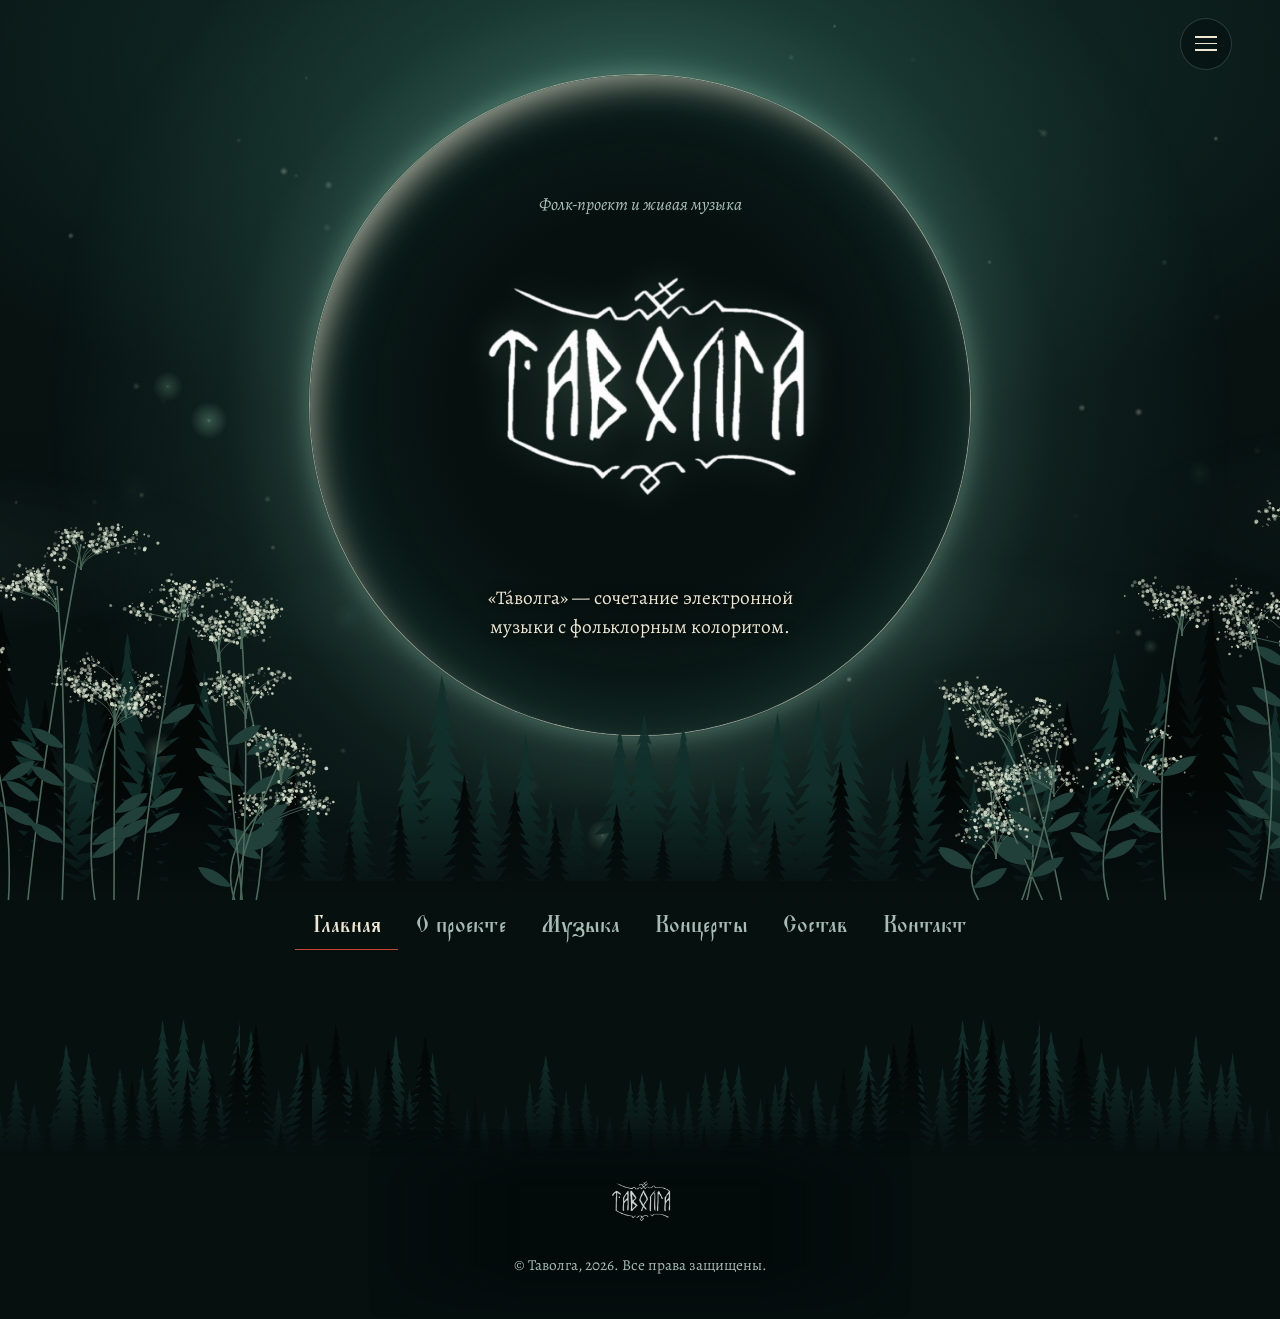
<file: index.html>
<!DOCTYPE html>
<html lang="ru">
<head>
  <meta charset="UTF-8" />
  <meta name="viewport" content="width=device-width, initial-scale=1.0, viewport-fit=cover" />
  <meta name="theme-color" content="#06100f" />
  <meta name="google-site-verification" content="nMhPbefNcqRunoCeZrwEQFpO7t5rZKlky9ny-DaWzwU" />
  <meta name="description" content="Таволга — фолк-проект, соединяющий электронную музыку и фольклорное наследие." />
  <title>ТАВОЛГА — Фолк-проект</title>
  <link rel="preconnect" href="https://fonts.googleapis.com" />
  <link rel="preconnect" href="https://fonts.gstatic.com" crossorigin />
  <link href="https://fonts.googleapis.com/css2?family=Alegreya:ital,wght@0,400;0,500;1,400&family=Ponomar&display=swap" rel="stylesheet" />
  <link rel="stylesheet" href="style.css?v=2" />
  <script>document.documentElement.classList.add('js')</script>
</head>
<body>
  <canvas id="bg-canvas" aria-hidden="true"></canvas>
  <div class="fog" aria-hidden="true"></div>

  <!-- NAV -->
  <nav class="topbar topbar--home">
    <a href="index.html" class="logo-link">
      <img src="images/cbird_result_64fcea8e6c0a11f1b4a2062592aad52e.png" alt="Логотип группы Таволга" class="logo-img" width="1168" height="896">
    </a>
    <ul class="nav-links-desktop">
      <li><a href="index.html" class="active">Главная</a></li>
      <li><a href="about.html">О проекте</a></li>
      <li><a href="music.html">Музыка</a></li>
      <li><a href="concerts.html">Концерты</a></li>
      <li><a href="band.html">Состав</a></li>
      <li><a href="contact.html">Контакт</a></li>
    </ul>
    <button class="nav-toggle" id="navToggle" aria-label="Открыть меню" aria-expanded="false">
      <span></span><span></span><span></span>
    </button>
  </nav>

  <ul class="nav-links-mobile" id="navLinks">
    <li><a href="index.html" class="active">Главная</a></li>
    <li><a href="about.html">О проекте</a></li>
    <li><a href="music.html">Музыка</a></li>
    <li><a href="concerts.html">Концерты</a></li>
    <li><a href="band.html">Состав</a></li>
    <li><a href="contact.html">Контакт</a></li>
  </ul>

<section id="hero">
    <div class="moon" aria-hidden="true"></div>
    <div class="forest forest--hero" aria-hidden="true"></div>
    <div class="meadow meadow--left" aria-hidden="true"></div>
    <div class="meadow meadow--right" aria-hidden="true"></div>

    <div class="hero-content">
      <p class="hero-eyebrow">Фолк-проект и живая музыка</p>
      <h1 class="hero-title">
        <img src="images/cbird_result_64fcea8e6c0a11f1b4a2062592aad52e.png" alt="Таволга" class="hero-logo-big" width="1168" height="896">
      </h1>
      <p class="hero-sub">«Та́волга» — сочетание электронной музыки с фольклорным колоритом.</p>
    </div>
  </section>

   <!-- ══════════ ПЕРЕХОДЫ ПО САЙТУ ══════════ -->

  <nav class="page-links-wrap" aria-label="Разделы сайта">
    <div class="page-links">
        <a href="index.html" class="contact-link active">Главная</a>
        <a href="about.html" class="contact-link">О проекте</a>
        <a href="music.html" class="contact-link">Музыка</a>
        <a href="concerts.html" class="contact-link">Концерты</a>
        <a href="band.html" class="contact-link">Состав</a>
        <a href="contact.html" class="contact-link">Контакт</a>
      </div>
  </nav>

   <!-- ══════════ FOOTER ══════════ -->

  <footer>
    <div class="forest" aria-hidden="true"></div>
    <img src="images/cbird_result_64fcea8e6c0a11f1b4a2062592aad52e.png" alt="Логотип" class="footer-logo">
    <div class="footer-copy">© Таволга, 2026. Все права защищены.</div>
  </footer>

  <script src="script.js?v=2"></script>
</body>
</html>
</file>
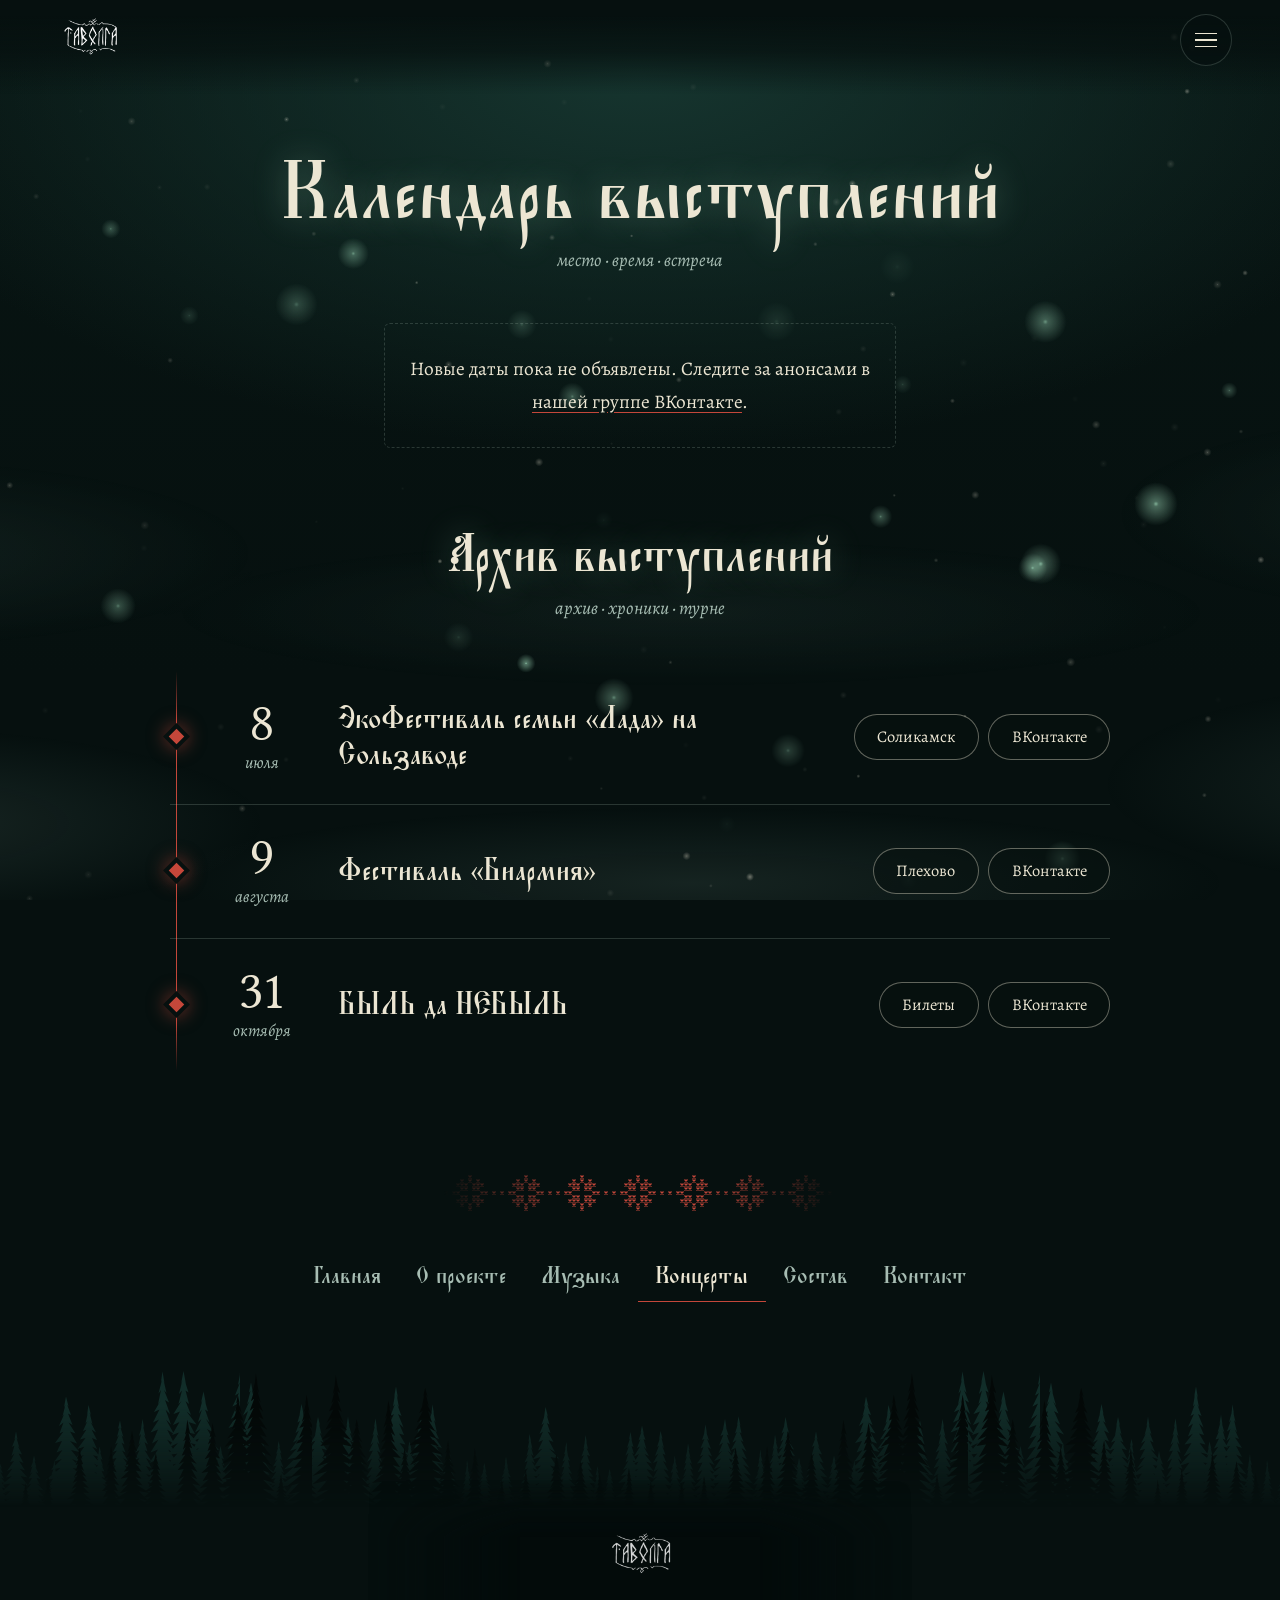
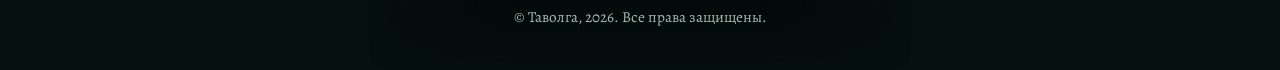
<file: concerts.html>
<!DOCTYPE html>
<html lang="ru">
<head>
  <meta charset="UTF-8" />
  <meta name="viewport" content="width=device-width, initial-scale=1.0, viewport-fit=cover" />
  <meta name="theme-color" content="#06100f" />
  <meta name="description" content="Ближайшие концерты и фестивали фолк-проекта «Таволга»." />
  <title>Концерты — ТАВОЛГА</title>
  <link rel="preconnect" href="https://fonts.googleapis.com" />
  <link rel="preconnect" href="https://fonts.gstatic.com" crossorigin />
  <link href="https://fonts.googleapis.com/css2?family=Alegreya:ital,wght@0,400;0,500;1,400&family=Ponomar&display=swap" rel="stylesheet" />
  <link rel="stylesheet" href="style.css?v=2" />
  <script>document.documentElement.classList.add('js')</script>
</head>
<body>
  <canvas id="bg-canvas" aria-hidden="true"></canvas>
  <div class="fog" aria-hidden="true"></div>

  <!-- NAV -->
  <nav class="topbar">
    <a href="index.html" class="logo-link">
      <img src="images/cbird_result_64fcea8e6c0a11f1b4a2062592aad52e.png" alt="Логотип группы Таволга" class="logo-img" width="1168" height="896">
    </a>
    <ul class="nav-links-desktop">
      <li><a href="index.html">Главная</a></li>
      <li><a href="about.html">О проекте</a></li>
      <li><a href="music.html">Музыка</a></li>
      <li><a href="concerts.html" class="active">Концерты</a></li>
      <li><a href="band.html">Состав</a></li>
      <li><a href="contact.html">Контакт</a></li>
    </ul>
    <button class="nav-toggle" id="navToggle" aria-label="Открыть меню" aria-expanded="false">
      <span></span><span></span><span></span>
    </button>
  </nav>

  <ul class="nav-links-mobile" id="navLinks">
    <li><a href="index.html">Главная</a></li>
    <li><a href="about.html">О проекте</a></li>
    <li><a href="music.html">Музыка</a></li>
    <li><a href="concerts.html" class="active">Концерты</a></li>
    <li><a href="band.html">Состав</a></li>
    <li><a href="contact.html">Контакт</a></li>
  </ul>

  <section id="concerts" class="section-wrap">
    <div class="container">
      
      <div class="mystic-title-wrap reveal reveal-delay-1">
        <h1 class="section-title">Календарь выступлений</h1>
      </div>
      <div class="mystic-sub reveal reveal-delay-1" aria-hidden="true">
        <span>место · время · встреча</span>
        </div>

      <!-- БЛИЖАЙШИЕ КОНЦЕРТЫ -->
      <div class="concert-list" id="upcoming-list">
        <!-- Концерт 1: 8 Июля 2026 (уже прошёл) – будет перемещён в архив -->
        <div class="concert-item reveal" data-date="2026-07-08">
          <div class="concert-date">
            <div class="concert-day">8</div>
            <div class="concert-month">Июля</div>
          </div>
          <div class="concert-info">
            <h3>ЭкоФестиваль семьи «Лада» на Сользаводе</h3>
          </div>
          <div class="concert-actions">
            <a href="https://quicktickets.ru/solikamsk-dk-prikame/e1" class="btn-outline" target="_blank" rel="noopener noreferrer">Соликамск</a>
            <a href="https://vk.com/wall-95826361_27993" class="btn-outline" target="_blank" rel="noopener noreferrer">ВКонтакте</a>
          </div>
        </div>

          <div class="concert-item reveal" data-date="2026-08-09">
          <div class="concert-date">
            <div class="concert-day">9</div>
            <div class="concert-month">Августа</div>
          </div>
          <div class="concert-info">
            <h3>Фестиваль «Биармия»</h3>
          </div>
          <div class="concert-actions">
            <a href="https://quicktickets.ru/solikamsk-dk-prikame/e3" class="btn-outline" target="_blank" rel="noopener noreferrer">Плехово</a>
            <a href="https://vk.com/biarmiasolkam" class="btn-outline" target="_blank" rel="noopener noreferrer">ВКонтакте</a>
          </div>
        </div>

        <!-- Концерт 3: 31 Октября 2026 -->
        <div class="concert-item reveal" data-date="2026-10-31">
          <div class="concert-date">
            <div class="concert-day">31</div>
            <div class="concert-month">Октября</div>
          </div>
          <div class="concert-info">
            <h3>БЫЛЬ да НЕБЫЛЬ</h3>
          </div>
          <div class="concert-actions" >
            <a href="https://quicktickets.ru/solikamsk-dk-prikame/e101" class="btn-outline" target="_blank" rel="noopener noreferrer">Билеты</a>
            <a href="https://vk.ru/wall-202034065_521" class="btn-outline" target="_blank" rel="noopener noreferrer">ВКонтакте</a>
          </div>
        </div>
      </div>
      <p class="concert-empty" id="upcoming-empty" hidden>Новые даты пока не объявлены. Следите за анонсами в <a href="https://vk.com/tavolga_folkgroup" target="_blank" rel="noopener noreferrer">нашей группе ВКонтакте</a>.</p>
      <!-- АРХИВ ВЫСТУПЛЕНИЙ -->
<div id="archive-section" style="display: none;">
 <div class="mystic-title-wrap reveal reveal-delay-1">
    <h2 class="section-title">Архив выступлений</h2>
  </div>
  <div class="mystic-sub reveal reveal-delay-1" aria-hidden="true">
    <span>архив · хроники · турне</span>
    </div>
  <div class="concert-list" id="archive-list"></div>
</div>
    </div>
  </section>

  <div class="stitch" aria-hidden="true"></div>

  <!-- НИЖНЯЯ НАВИГАЦИЯ -->
  <nav class="page-links-wrap" aria-label="Разделы сайта">
    <div class="page-links">
        <a href="index.html" class="contact-link">Главная</a>
        <a href="about.html" class="contact-link">О проекте</a>
        <a href="music.html" class="contact-link">Музыка</a>
        <a href="concerts.html" class="contact-link active">Концерты</a>
        <a href="band.html" class="contact-link">Состав</a>
        <a href="contact.html" class="contact-link">Контакт</a>
      </div>
  </nav>

  <!-- FOOTER -->
  <footer>
    <div class="forest" aria-hidden="true"></div>
    <img src="images/cbird_result_64fcea8e6c0a11f1b4a2062592aad52e.png" alt="Логотип" class="footer-logo">
    <div class="footer-copy">© Таволга, 2026. Все права защищены.</div>
  </footer>

  <script src="script.js?v=2"></script>
  <!-- Дополнительный скрипт для архивации -->
  <script>
    (function() {
      // Получаем текущую дату (без времени)
      const today = new Date();
      today.setHours(0, 0, 0, 0);

      // Находим все элементы концертов с data-date
      const concertItems = document.querySelectorAll('#upcoming-list .concert-item');
      const archiveList = document.getElementById('archive-list');
      const archiveSection = document.getElementById('archive-section');

      let hasArchived = false;

      concertItems.forEach(item => {
        const dateAttr = item.getAttribute('data-date');
        if (!dateAttr) return;

        const parts = dateAttr.split('-');
        // парсим дату в UTC, чтобы избежать смещения часового пояса
        const concertDate = new Date(Date.UTC(parseInt(parts[0]), parseInt(parts[1]) - 1, parseInt(parts[2])));
        // сравниваем только даты (без времени)
        if (concertDate < today) {
          // концерт прошёл – перемещаем в архив
          archiveList.appendChild(item);
          hasArchived = true;
        }
      });

      // Если есть архивированные концерты – показываем блок архива
      if (hasArchived) {
        archiveSection.style.display = 'block';
        // Также можно скрыть заголовок "Ближайшие даты", если концертов не осталось
        if (document.getElementById('upcoming-list').children.length === 0) {
          document.getElementById('upcoming-empty').hidden = false;
        }
      }
    })();
  </script>
</body>
</html>
</file>
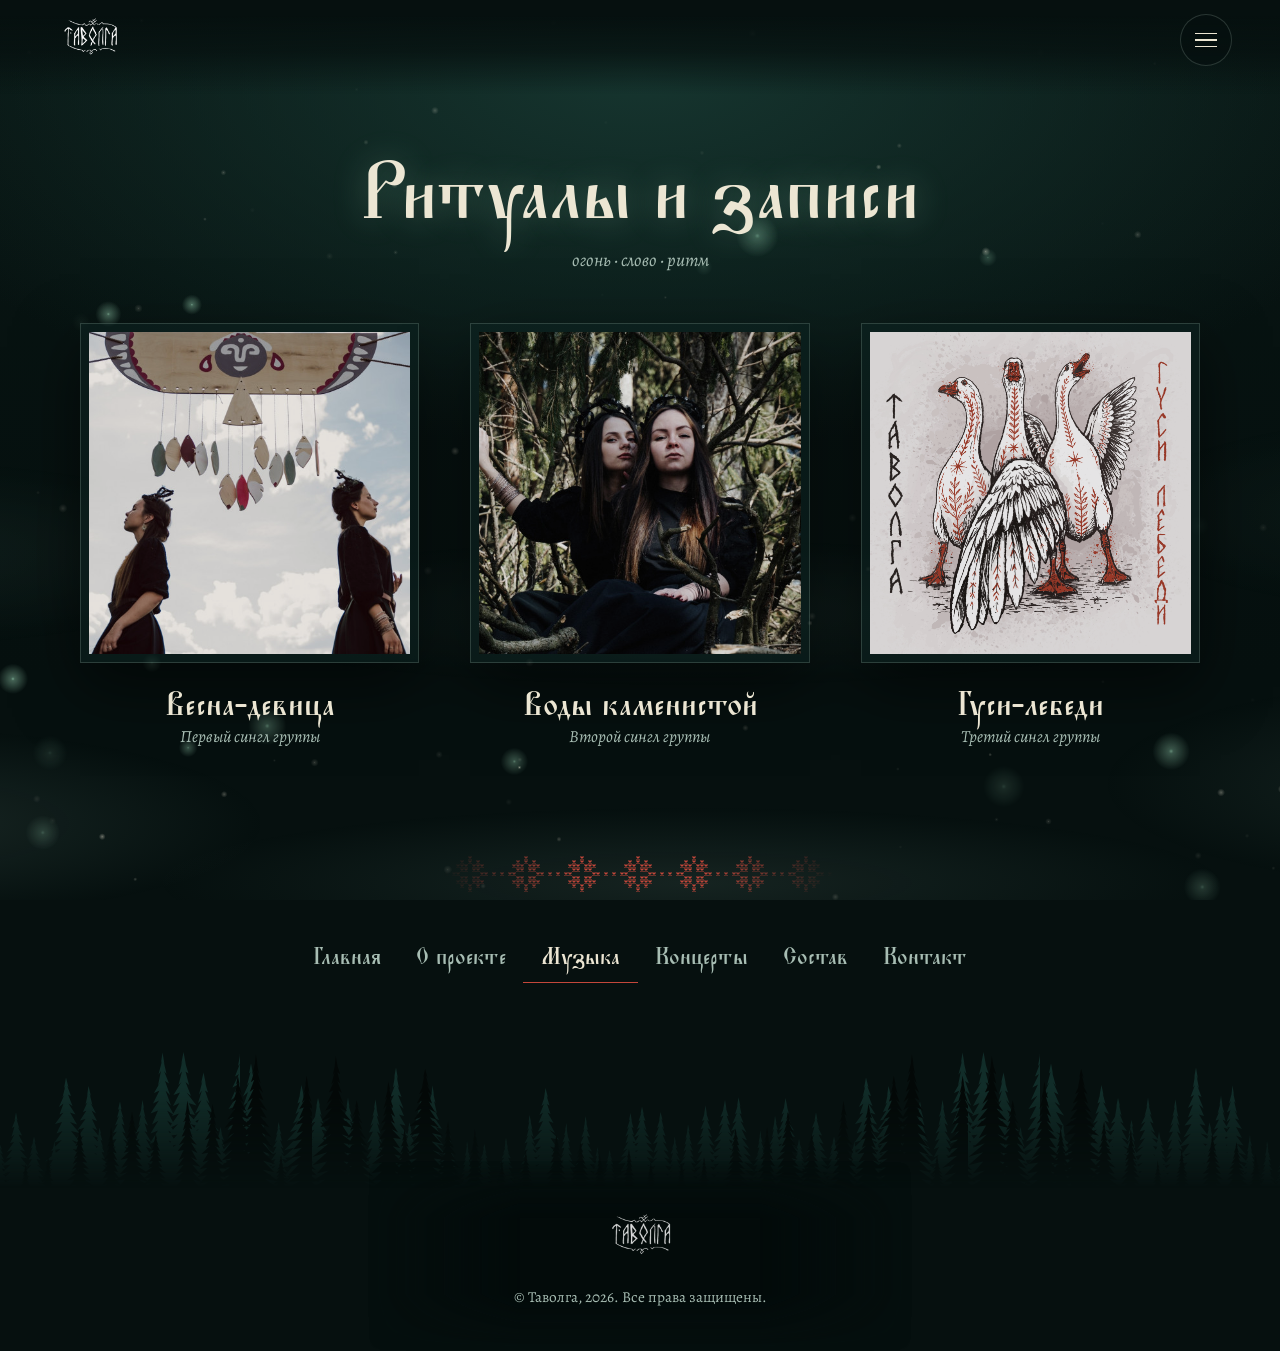
<file: music.html>
<!DOCTYPE html>
<html lang="ru">
<head>
  <meta charset="UTF-8" />
  <meta name="viewport" content="width=device-width, initial-scale=1.0, viewport-fit=cover" />
  <meta name="theme-color" content="#06100f" />
  <meta name="description" content="Дискография фолк-проекта «Таволга»: синглы и записи." />
  <title>Музыка — ТАВОЛГА</title>
  <link rel="preconnect" href="https://fonts.googleapis.com" />
  <link rel="preconnect" href="https://fonts.gstatic.com" crossorigin />
  <link href="https://fonts.googleapis.com/css2?family=Alegreya:ital,wght@0,400;0,500;1,400&family=Ponomar&display=swap" rel="stylesheet" />
  <link rel="stylesheet" href="style.css?v=2" />
  <script>document.documentElement.classList.add('js')</script>
</head>
<body>
  <canvas id="bg-canvas" aria-hidden="true"></canvas>
  <div class="fog" aria-hidden="true"></div>

  <!-- NAV -->

  <nav class="topbar">
    <a href="index.html" class="logo-link">
      <img src="images/cbird_result_64fcea8e6c0a11f1b4a2062592aad52e.png" alt="Логотип группы Таволга" class="logo-img" width="1168" height="896">
    </a>
    <ul class="nav-links-desktop">
      <li><a href="index.html">Главная</a></li>
      <li><a href="about.html">О проекте</a></li>
      <li><a href="music.html" class="active">Музыка</a></li>
      <li><a href="concerts.html">Концерты</a></li>
      <li><a href="band.html">Состав</a></li>
      <li><a href="contact.html">Контакт</a></li>
    </ul>
    <button class="nav-toggle" id="navToggle" aria-label="Открыть меню" aria-expanded="false">
      <span></span><span></span><span></span>
    </button>
  </nav>

  <ul class="nav-links-mobile" id="navLinks">
    <li><a href="index.html">Главная</a></li>
    <li><a href="about.html">О проекте</a></li>
    <li><a href="music.html" class="active">Музыка</a></li>
    <li><a href="concerts.html">Концерты</a></li>
    <li><a href="band.html">Состав</a></li>
    <li><a href="contact.html">Контакт</a></li>
  </ul>

  <section id="music" class="section-wrap">
   
    <div class="container">
      <div class="mystic-title-wrap reveal reveal-delay-1">
        <h1 class="section-title">Ритуалы и записи</h1>
      </div>
      <div class="mystic-sub reveal reveal-delay-1" aria-hidden="true">
        <span>огонь · слово · ритм</span>
        </div>
      <div class="albums-grid">
        <a href="https://music.yandex.ru/album/41541761/track/150167969"
           class="album-card reveal reveal-delay-1" target="_blank" rel="noopener noreferrer">
          <div class="album-art">
            <img src="images/ВЕСНА.jpg" alt="Обложка сингла «Весна-девица»">
          </div>
          <div class="album-title">Весна-девица</div>
          <p class="album-desc">Первый сингл группы</p>
        </a>
        <a href="https://music.yandex.ru/album/41659696/track/150430578"
           class="album-card reveal reveal-delay-2" target="_blank" rel="noopener noreferrer">
          <div class="album-art">
            <img src="images/воды.jpg" alt="Обложка второго сингла">
          </div>
          <div class="album-title">Воды каменистой</div>
          <p class="album-desc">Второй сингл группы</p>
        </a>
         <a href="https://music.yandex.ru/album/44113381/track/156168491?utm_source=web&utm_medium=copy_link"
           class="album-card reveal reveal-delay-2" target="_blank" rel="noopener noreferrer">
          <div class="album-art">
            <img src="images/Гуси-Лебеди.jpg" alt="Обложка третьего сингла">
          </div>
          <div class="album-title">Гуси-лебеди</div>
          <p class="album-desc">Третий сингл группы</p>
        </a>
      </div>
    </div>
  </section>
  <div class="stitch" aria-hidden="true"></div>

  <!-- ══════════ ПЕРЕХОДЫ ПО САЙТУ ══════════ -->

  <nav class="page-links-wrap" aria-label="Разделы сайта">
    <div class="page-links">
        <a href="index.html" class="contact-link">Главная</a>
        <a href="about.html" class="contact-link">О проекте</a>
        <a href="music.html" class="contact-link active">Музыка</a>
        <a href="concerts.html" class="contact-link">Концерты</a>
        <a href="band.html" class="contact-link">Состав</a>
        <a href="contact.html" class="contact-link">Контакт</a>
      </div>
  </nav>

   <!-- ══════════ FOOTER ══════════ -->

  <footer>
    <div class="forest" aria-hidden="true"></div>
    <img src="images/cbird_result_64fcea8e6c0a11f1b4a2062592aad52e.png" alt="Логотип" class="footer-logo">
    <div class="footer-copy">© Таволга, 2026. Все права защищены.</div>
  </footer>

  <script src="script.js?v=2"></script>
</body>
</html>
</file>
<file: style.css>
/* ═══════════════════════════════════════════════
   ТАВОЛГА — «Ночь на болоте»
   1. основа  2. фон  3. меню  4. главная  5. общее
   6. страницы  7. подвал  8. адаптивность
═══════════════════════════════════════════════ */
*, *::before, *::after { box-sizing: border-box; margin: 0; padding: 0; }

:root {
  --night:  #06100f;   /* чёрная болотная вода */
  --bog:    #0e2321;   /* ельник в тумане */
  --mist:   #a7bdb3;   /* туман */
  --linen:  #ece6d3;   /* лён и лунный свет */
  --thread: #c4473a;   /* красная обережная нить */
  --wisp:   #a8e6c4;   /* болотный огонёк */
  --line:   rgba(167, 189, 179, .22);
  --display: 'Ponomar', 'Alegreya', Georgia, serif;
  --text:    'Alegreya', Georgia, serif;
}

html { scroll-behavior: smooth; background: var(--night); }
body {
  min-height: 100vh; min-height: 100svh;
  display: flex; flex-direction: column;
  color: var(--linen);
  font: 400 1.0625rem/1.7 var(--text);
  overflow-x: hidden;
}
::selection { background: var(--thread); color: #fff; }
:focus-visible { outline: 2px solid var(--wisp); outline-offset: 4px; }
img { max-width: 100%; display: block; }
a { color: inherit; -webkit-tap-highlight-color: transparent; }
ul { list-style: none; }

/* ─── 2. ФОН ─── */
body::before {
  content: ''; position: fixed; inset: 0; z-index: -3;
  background:
    radial-gradient(ellipse 90% 60% at 50% 8%, #16352f 0%, transparent 70%),
    linear-gradient(#081513, var(--night) 75%);
}
#bg-canvas { position: fixed; inset: 0; width: 100%; height: 100%; z-index: -1; pointer-events: none; }
.fog { position: fixed; inset: 0; z-index: -2; pointer-events: none; overflow: hidden; }
.fog::before, .fog::after {
  content: ''; position: absolute; left: -50%; width: 200%; height: 55%; bottom: -8%;
  background:
    radial-gradient(ellipse 22% 28% at 20% 70%, rgba(150, 195, 180, .13), transparent 70%),
    radial-gradient(ellipse 30% 22% at 52% 82%, rgba(150, 195, 180, .11), transparent 70%),
    radial-gradient(ellipse 20% 30% at 82% 62%, rgba(150, 195, 180, .10), transparent 70%);
  animation: drift 38s ease-in-out infinite alternate;
}
.fog::after { bottom: 22%; opacity: .6; animation-duration: 55s; animation-direction: alternate-reverse; }
@keyframes drift { from { transform: translateX(-12%); } to { transform: translateX(12%); } }

/* ─── 3. МЕНЮ ─── */
.topbar {
  position: fixed; inset: 0 0 auto; z-index: 100;
  display: flex; align-items: center; justify-content: space-between;
  padding: max(.5rem, env(safe-area-inset-top)) clamp(1rem, 4vw, 3rem) 1.4rem;
  background: linear-gradient(var(--night) 15%, rgba(6, 16, 15, .75) 55%, transparent);
}
.topbar--home { background: none; justify-content: flex-end; padding-top: 1.1rem; }
.topbar--home .logo-link { display: none; }
.logo-img { height: 64px; width: auto; transition: filter .4s; }
.logo-link:hover .logo-img { filter: drop-shadow(0 0 10px rgba(168, 230, 196, .7)); }
.nav-links-desktop { display: none; }

.nav-toggle {
  position: relative; z-index: 2;
  width: 52px; height: 52px; border-radius: 50%;
  display: flex; flex-direction: column; align-items: center; justify-content: center; gap: 5px;
  background: rgba(6, 16, 15, .6); border: 1px solid var(--line); cursor: pointer;
  transition: border-color .3s, box-shadow .3s;
}
.nav-toggle:hover { border-color: var(--wisp); box-shadow: 0 0 22px rgba(168, 230, 196, .25); }
.nav-toggle span { width: 22px; height: 1.5px; background: var(--linen); transition: transform .35s, opacity .25s; }
.nav-toggle.active span:nth-child(1) { transform: translateY(6.5px) rotate(45deg); }
.nav-toggle.active span:nth-child(2) { opacity: 0; }
.nav-toggle.active span:nth-child(3) { transform: translateY(-6.5px) rotate(-45deg); }

.nav-links-mobile {
  position: fixed; inset: 0; z-index: 90;
  display: flex; flex-direction: column; align-items: center; justify-content: safe center; gap: .35rem;
  padding: 5rem 1rem 2rem; overflow-y: auto;
  background: radial-gradient(circle at 50% 45%, #16352f, #040b0a 65%);
  opacity: 0; visibility: hidden; transition: opacity .45s, visibility .45s;
}
.nav-links-mobile.open { opacity: 1; visibility: visible; }
.nav-links-mobile a {
  display: flex; align-items: center; gap: 1.1rem; padding: .35rem .5rem;
  font: 400 clamp(2rem, 6vh, 3.1rem)/1.25 var(--display);
  color: var(--mist); text-decoration: none; transition: color .3s, text-shadow .3s;
}
.nav-links-mobile a::before, .nav-links-mobile a::after {
  content: ''; width: 9px; height: 9px; background: var(--thread);
  transform: rotate(45deg); opacity: 0; transition: opacity .3s;
}
.nav-links-mobile a:hover, .nav-links-mobile a.active { color: var(--linen); text-shadow: 0 0 24px rgba(168, 230, 196, .6); }
.nav-links-mobile a.active::before, .nav-links-mobile a.active::after { opacity: 1; }

/* ─── 4. ГЛАВНАЯ ─── */
#hero {
  position: relative; isolation: isolate; overflow: hidden;
  min-height: 100vh; min-height: 100svh;
  display: grid; place-items: center;
  padding: 5rem 1.25rem 7rem; text-align: center;
}
.moon {
  position: absolute; z-index: -3; left: 50%; top: 45%; translate: -50% -50%;
  width: min(92vw, 78vh, 660px); aspect-ratio: 1; border-radius: 50%;
  background: radial-gradient(circle, #06100f 40%, #0b1d1a 72%);
  box-shadow:
    0 0 0 1px rgba(236, 230, 211, .55),
    0 0 26px 3px rgba(190, 235, 210, .35),
    inset 14px 18px 36px -16px rgba(236, 230, 211, .75),
    inset 0 0 70px rgba(110, 180, 158, .16);
  animation: eclipse 3.2s ease-out both;
}
/* широкое сияние — градиентом: огромные тени дают в браузере прямоугольные швы */
.moon::before {
  content: ''; position: absolute; inset: -40%; border-radius: 50%;
  background: radial-gradient(circle closest-side, transparent 55.4%, rgba(110, 180, 158, .24) 56%, rgba(90, 165, 145, .1) 70%, transparent 100%);
}
@keyframes eclipse { from { opacity: 0; scale: .9; filter: brightness(2.2); } to { opacity: 1; scale: 1; filter: none; } }
.hero-content { display: flex; flex-direction: column; align-items: center; margin-top: -4vh; }
.hero-eyebrow { color: var(--mist); font-style: italic; font-size: 1.1rem; }
.hero-title { line-height: 0; }
.hero-logo-big {
  width: min(76vw, 62vh, 500px); height: auto; margin: -1% 0 -3%;
  filter: drop-shadow(0 0 18px rgba(168, 230, 196, .35));
  animation: emerge 2.6s .5s cubic-bezier(.2, .7, .2, 1) both;
}
.hero-sub { max-width: 21rem; font-size: 1.2rem; line-height: 1.5; text-wrap: balance; text-shadow: 0 1px 12px var(--night); }
.hero-eyebrow, .hero-sub { animation: emerge 2s 1.3s both; }
@keyframes emerge { from { opacity: 0; filter: blur(14px); } }

/* ельник: две гряды */
.forest { pointer-events: none; }
.forest::before, .forest::after {
  content: ''; position: absolute; left: 0; right: 0; bottom: 0;
  background: url(forest-far.svg) center bottom / auto 100% repeat-x;
}
.forest::before { height: 100%; opacity: .92; }
.forest::after { height: 82%; background-image: url(forest-near.svg); }
.forest--hero { position: absolute; z-index: -2; left: 0; right: 0; bottom: 0; height: min(42vh, 380px); }
#hero::after {
  content: ''; position: absolute; z-index: -1; left: 0; right: 0; bottom: 0; height: 110px;
  background: linear-gradient(transparent, var(--night));
}
.meadow {
  position: absolute; z-index: 0; bottom: -8px; width: min(34vw, 420px); aspect-ratio: 420 / 460;
  background: center bottom / contain no-repeat; pointer-events: none;
  transform-origin: 50% 100%; animation: sway 11s ease-in-out infinite alternate;
}
.meadow--left  { left: -2vw;  background-image: url(tavolga-left.svg); }
.meadow--right { right: -2vw; background-image: url(tavolga-right.svg); animation-delay: -6s; }
@keyframes sway { from { rotate: -1.2deg; } to { rotate: 1.2deg; } }

/* ─── 5. ОБЩЕЕ ─── */
.section-wrap { padding: 9.5rem clamp(1.25rem, 4vw, 2rem) 4rem; }
.container { width: 100%; max-width: 1120px; margin: 0 auto; }
.mystic-title-wrap { display: flex; justify-content: center; text-align: center; }
.section-title {
  font: 400 clamp(2.5rem, 6.4vw, 4.6rem)/1.12 var(--display);
  text-wrap: balance; text-shadow: 0 0 34px rgba(168, 230, 196, .32);
}
.mystic-sub { text-align: center; margin: .6rem 0 3rem; color: var(--mist); font-style: italic; font-size: 1.15rem; }
.body-text { max-width: 36rem; font-size: 1.15rem; color: #cdd8cf; }

.js .reveal { opacity: 0; filter: blur(8px); transition: opacity .9s ease, filter .9s ease; }
.js .reveal.visible { opacity: 1; filter: none; }
.reveal-delay-1 { transition-delay: .08s; }
.reveal-delay-2 { transition-delay: .16s; }
.reveal-delay-3 { transition-delay: .24s; }

.stitch {
  height: 36px; width: min(392px, 80%); margin: 2.5rem auto;
  background: url(stitch.svg) center / 56px 36px repeat-x;
  -webkit-mask-image: linear-gradient(90deg, transparent, #000 35% 65%, transparent);
          mask-image: linear-gradient(90deg, transparent, #000 35% 65%, transparent);
}

.btn-primary, .btn-outline {
  display: inline-flex; align-items: center; justify-content: center; text-align: center;
  border: 1px solid rgba(236, 230, 211, .4); border-radius: 999px;
  text-decoration: none; background: rgba(6, 16, 15, .5);
  transition: background .35s, border-color .35s, box-shadow .35s;
}
.btn-primary { padding: .95rem 2.8rem; font: 400 1.5rem/1.3 var(--display); background: var(--thread); border-color: var(--thread); color: #fff8ec; }
.btn-primary:hover { box-shadow: 0 0 36px rgba(196, 71, 58, .65); }
.btn-outline { padding: .5rem 1.4rem; min-height: 44px; font-size: 1.02rem; }
.btn-outline:hover { background: var(--thread); border-color: var(--thread); box-shadow: 0 0 24px rgba(196, 71, 58, .5); }

/* ─── 6. СТРАНИЦЫ ─── */
/* О проекте */
.about-grid { display: grid; grid-template-columns: 1.1fr .9fr; gap: clamp(2.5rem, 7vw, 6rem); align-items: center; }
#about .mystic-title-wrap { justify-content: flex-start; text-align: left; }
#about .mystic-sub { text-align: left; margin-bottom: 1.8rem; }
#about .section-title { font-size: clamp(2.5rem, 5vw, 3.8rem); }
.about-links { display: flex; flex-wrap: wrap; gap: .8rem; margin-top: 2.5rem; }
.social-link {
  display: inline-flex; align-items: center; gap: .7rem; padding: .7rem 1.3rem;
  border: 1px solid var(--line); border-radius: 999px; background: rgba(14, 35, 33, .6);
  text-decoration: none; transition: border-color .3s, box-shadow .3s;
}
.social-link:hover { border-color: var(--wisp); box-shadow: 0 0 22px rgba(168, 230, 196, .22); }
.social-icon { width: 24px; height: 24px; }

/* окно-арка с фотографиями */
.portal {
  max-width: 460px; margin: 0 auto; padding: 9px;
  border: 1px solid rgba(236, 230, 211, .35); border-radius: 999px 999px 6px 6px;
  box-shadow: 0 0 70px rgba(110, 180, 158, .2);
}
.portal-inner { overflow: hidden; border-radius: 999px 999px 2px 2px; }
.carousel { position: relative; aspect-ratio: 3 / 4.1; overflow: hidden; }
.carousel-track { display: flex; height: 100%; transition: transform .8s cubic-bezier(.4, 0, .2, 1); }
.slide { flex: 0 0 100%; width: 100%; height: 100%; object-fit: cover; }
.slide:nth-child(2) { object-position: 50% 72%; }
.carousel::after { content: ''; position: absolute; inset: 55% 0 0; background: linear-gradient(transparent, rgba(6, 16, 15, .85)); pointer-events: none; }
.carousel-btn {
  position: absolute; z-index: 2; bottom: 14px; width: 44px; height: 44px; border-radius: 50%;
  border: 1px solid rgba(236, 230, 211, .4); background: rgba(6, 16, 15, .55); color: var(--linen);
  font: 400 1.7rem/1 var(--text); padding-bottom: 5px; cursor: pointer; transition: background .3s;
}
.carousel-btn:hover { background: var(--thread); }
.carousel-btn.prev { left: 14px; }
.carousel-btn.next { right: 14px; }
.carousel-indicators { position: absolute; z-index: 2; bottom: 24px; left: 50%; translate: -50%; display: flex; }
.dot { width: 28px; height: 24px; border: 0; background: none; cursor: pointer; display: grid; place-items: center; }
.dot::before { content: ''; width: 8px; height: 8px; rotate: 45deg; border: 1px solid var(--linen); transition: background .3s; }
.dot.active::before { background: var(--thread); border-color: var(--thread); box-shadow: 0 0 10px var(--thread); }

/* Музыка */
.albums-grid { display: grid; grid-template-columns: repeat(3, 1fr); gap: clamp(1.5rem, 4vw, 3.5rem); }
.album-card { display: block; text-decoration: none; text-align: center; }
.album-art {
  aspect-ratio: 1; padding: 8px; border: 1px solid var(--line); background: rgba(14, 35, 33, .55);
  box-shadow: 0 24px 60px rgba(0, 0, 0, .55);
  transition: border-color .5s, box-shadow .5s;
}
.album-art img { width: 100%; height: 100%; object-fit: cover; filter: saturate(.85) brightness(.9); transition: filter .5s; }
.album-card:hover .album-art, .album-card:focus-visible .album-art { border-color: var(--wisp); box-shadow: 0 0 55px rgba(168, 230, 196, .35); }
.album-card:hover img, .album-card:focus-visible img { filter: none; }
.album-title { margin-top: 1.4rem; font: 400 2rem/1.2 var(--display); }
.album-desc { color: var(--mist); font-style: italic; }

/* Концерты: красная нить с узелками */
#concerts .container { max-width: 940px; }
.concert-list { position: relative; }
.concert-list:not(:empty)::before {
  content: ''; position: absolute; left: 6px; top: 0; bottom: 0; width: 1px;
  background: linear-gradient(transparent, var(--thread) 12% 88%, transparent);
}
.concert-item {
  position: relative; display: grid; grid-template-columns: 6.5rem 1fr auto; align-items: center; gap: 1.5rem;
  padding: 1.6rem 0 1.6rem 2.5rem;
}
.concert-item + .concert-item { border-top: 1px solid var(--line); }
.concert-item::before {
  content: ''; position: absolute; left: 1px; top: calc(50% - 6px); width: 11px; height: 11px; rotate: 45deg;
  background: var(--thread); box-shadow: 0 0 0 4px var(--night), 0 0 18px 4px rgba(196, 71, 58, .6);
}
.concert-date { text-align: center; }
.concert-day { font: 400 3.3rem/1 var(--display); }
.concert-month { color: var(--mist); font-style: italic; text-transform: lowercase; }
.concert-info { min-width: 0; }
.concert-info h3 { font: 400 1.75rem/1.3 var(--display); overflow-wrap: anywhere; }
.concert-actions { display: flex; flex-wrap: wrap; gap: .6rem; justify-content: flex-end; }
.concert-empty {
  margin: 0 auto; max-width: 32rem; text-align: center; font-size: 1.2rem;
  padding: 1.8rem 1.5rem; border: 1px dashed var(--line); border-radius: 6px;
}
.concert-empty[hidden] { display: none; }
.concert-empty a { text-decoration-color: var(--thread); text-underline-offset: 4px; }
#archive-section { margin-top: 5rem; }
#archive-section .section-title { font-size: clamp(2rem, 4.5vw, 3rem); }

/* Состав: лица в арочных окнах */
.band-grid { display: grid; grid-template-columns: repeat(4, 1fr); gap: clamp(1rem, 2.5vw, 2rem); }
.member-link { text-align: center; }
.member-link:nth-child(even) { margin-top: 3.5rem; }
.member-portrait {
  position: relative; aspect-ratio: 3 / 4.4; padding: 7px; margin-bottom: 1.2rem;
  border: 1px solid var(--line); border-radius: 999px 999px 4px 4px;
  transition: border-color .5s, box-shadow .5s;
}
.member-portrait img { width: 100%; height: 100%; object-fit: cover; border-radius: 999px 999px 2px 2px; transition: filter .6s; }
.member-link:hover .member-portrait { border-color: var(--wisp); box-shadow: 0 0 50px rgba(168, 230, 196, .28); }
@media (hover: hover) {
  .member-portrait img { filter: saturate(.45) brightness(.82); }
  .member-link:hover img { filter: none; }
}
.member-name { font: 400 1.6rem/1.25 var(--display); }
.member-role { color: var(--mist); font-style: italic; }

/* Контакт */
.contact-column { display: flex; flex-direction: column; align-items: center; text-align: center; }
.sigil {
  width: 150px; aspect-ratio: 1; margin-bottom: 2rem; border-radius: 50%;
  border: 1px solid rgba(236, 230, 211, .35);
  background: url(star.svg) center / 62% no-repeat;
  animation: breathe 6s ease-in-out infinite;
}
@keyframes breathe {
  0%, 100% { box-shadow: 0 0 24px rgba(168, 230, 196, .16), inset 0 0 24px rgba(168, 230, 196, .08); }
  50%      { box-shadow: 0 0 70px rgba(168, 230, 196, .4),  inset 0 0 40px rgba(168, 230, 196, .2); }
}
#contact .body-text { margin-bottom: 2.2rem; }
.contact-links { display: flex; flex-wrap: wrap; justify-content: center; gap: 1rem; margin-top: 3.5rem; }
.contact-social { min-width: 13rem; justify-content: center; }

/* ─── 7. НИЖНЯЯ НАВИГАЦИЯ И ПОДВАЛ ─── */
.page-links-wrap { padding: 0 1.25rem 2rem; }
.page-links { display: flex; flex-wrap: wrap; justify-content: center; max-width: 760px; margin: 0 auto; }
.page-links a {
  padding: .6rem 1.1rem; font: 400 1.35rem/1.4 var(--display); color: var(--mist);
  text-decoration: none; border-bottom: 1px solid transparent; transition: color .3s, border-color .3s;
}
.page-links a:hover { color: var(--linen); border-color: var(--line); }
.page-links a.active { color: var(--linen); border-color: var(--thread); }

footer {
  position: relative; margin-top: auto; text-align: center;
  padding: 0 1.25rem max(2.5rem, env(safe-area-inset-bottom));
}
/* ельник растворяется книзу, чтобы подвал не отличался от фона */
footer .forest {
  position: relative; height: 180px; margin: 0 -1.25rem .5rem;
  -webkit-mask-image: linear-gradient(#000 40%, transparent 96%);
          mask-image: linear-gradient(#000 40%, transparent 96%);
}
/* размытый прямоугольник без видимых граней под логотипом и подписью */
footer::after {
  content: ''; position: absolute; left: 50%; bottom: 0; translate: -50%;
  width: min(34rem, 100%); height: calc(150px + max(2.5rem, env(safe-area-inset-bottom)));
  background: rgba(3, 9, 8, .55);
  -webkit-backdrop-filter: blur(10px); backdrop-filter: blur(10px);
  -webkit-mask-image: linear-gradient(90deg, transparent, #000 28% 72%, transparent), linear-gradient(transparent, #000 30% 70%, transparent);
          mask-image: linear-gradient(90deg, transparent, #000 28% 72%, transparent), linear-gradient(transparent, #000 30% 70%, transparent);
  -webkit-mask-composite: source-in;
          mask-composite: intersect;
  pointer-events: none;
}
.footer-logo, .footer-copy { position: relative; z-index: 1; }
.footer-logo { height: 70px; width: auto; margin: 0 auto .8rem; opacity: .85; }
.footer-copy { color: var(--mist); font-size: .95rem; }

/* ─── 8. АДАПТИВНОСТЬ ─── */
@media (max-width: 900px) {
  .about-grid { grid-template-columns: 1fr; }
  #about .mystic-title-wrap { justify-content: center; text-align: center; }
  #about .mystic-sub { text-align: center; }
  #about .body-text { margin-inline: auto; }
  .about-links { justify-content: center; }
  .band-grid { grid-template-columns: 1fr 1fr; }
}
@media (max-width: 700px) {
  .section-wrap { padding-top: 7.5rem; }
  .logo-img { height: 52px; }
  .albums-grid { grid-template-columns: 1fr; max-width: 360px; margin: 0 auto; gap: 3rem; }
  .concert-item { grid-template-columns: 1fr; gap: .8rem; padding-left: 2rem; }
  .concert-date { display: flex; align-items: baseline; gap: .6rem; }
  .concert-day { font-size: 2.6rem; }
  .concert-actions { justify-content: flex-start; }
  .meadow { width: 46vw; opacity: .85; }
  .meadow--left { left: -14vw; }
  .meadow--right { right: -14vw; }
  .forest--hero { height: 28vh; }
  .page-links { display: grid; grid-template-columns: repeat(3, auto); justify-content: center; }
  .page-links a { text-align: center; padding-inline: .8rem; }
}
@media (max-width: 460px) {
  .member-name { font-size: 1.35rem; }
  .contact-social { width: 100%; }
}

@media (prefers-reduced-motion: reduce) {
  html { scroll-behavior: auto; }
  *, *::before, *::after { animation: none !important; transition: none !important; }
  .js .reveal { opacity: 1; filter: none; }
}
@media (max-width: 360px) {
  .moon { width: 106vw; }
  .hero-eyebrow { font-size: .92rem; }
  .hero-sub { font-size: 1.05rem; max-width: 17rem; }
  .page-links a { font-size: 1.15rem; padding-inline: .55rem; white-space: nowrap; }
}
</file>
